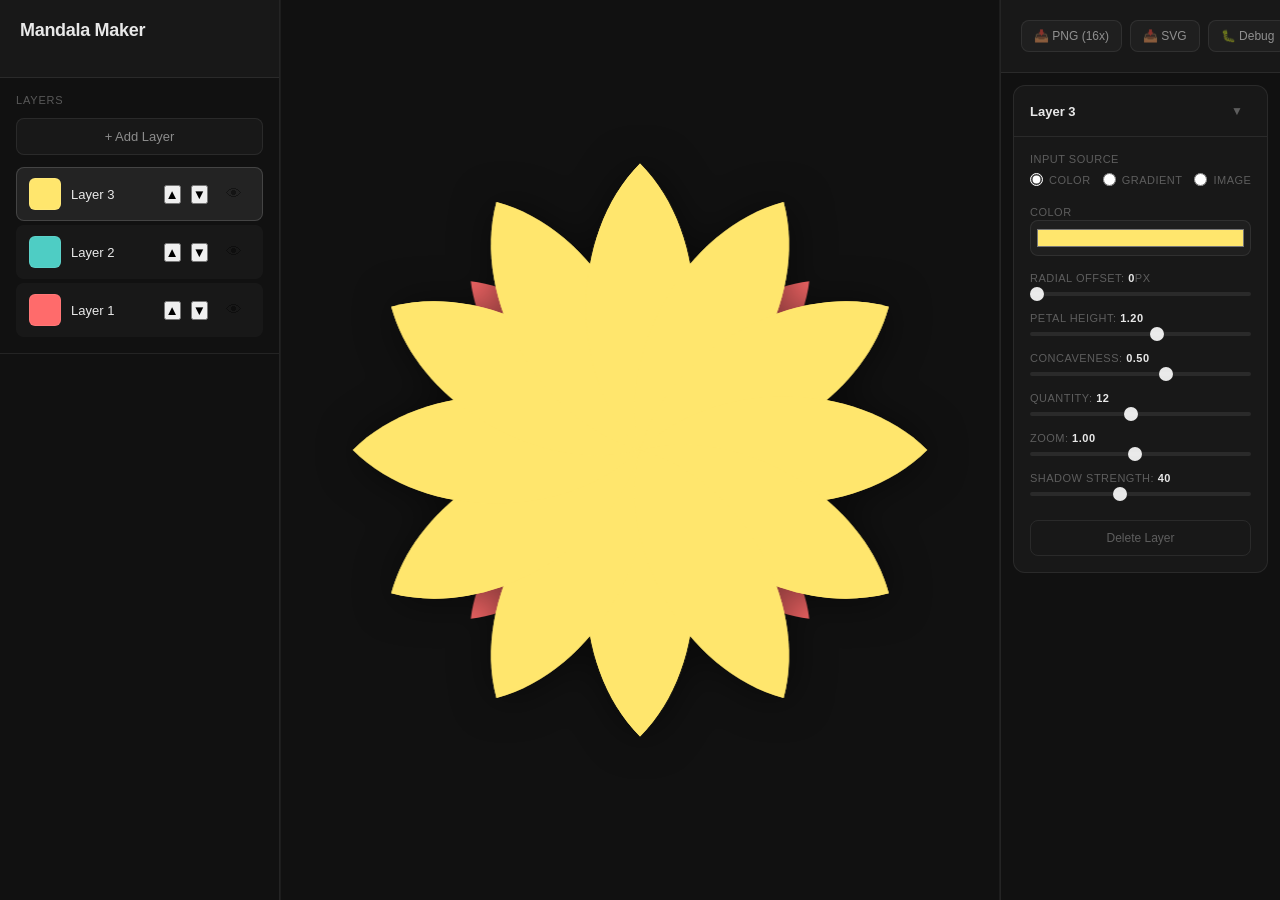
<file: index-v1.html>
<!DOCTYPE html>
<html lang="en">
<head>
    <meta charset="UTF-8">
    <meta name="viewport" content="width=device-width, initial-scale=1.0">
    <title>Mandala Maker</title>
    <link href="https://api.fontshare.com/v2/css?f[]=satoshi@400,500,700,900&display=swap" rel="stylesheet">
    <link rel="stylesheet" href="css/styles.css">
</head>
<body>
    <div class="container">
        <div class="left-panel">
            <div class="panel-header">
                <h1>Mandala Maker</h1>
            </div>
            
            <div class="z-order-panel">
                <h2>Layers</h2>
                <button id="addLayerBtn" class="add-layer-btn">+ Add Layer</button>
                <div id="zOrderList" class="z-order-list"></div>
            </div>
        </div>
        
        <canvas id="mandalaCanvas"></canvas>
        
        <div class="right-panel">
            <div class="panel-header">
                <div class="export-buttons-group">
                    <button id="exportPngBtn" class="export-btn">📥 PNG (16x)</button>
                    <button id="exportSvgBtn" class="export-btn">📥 SVG</button>
                    <button id="debugModeBtn" class="export-btn debug-btn">🐛 Debug</button>
                </div>
            </div>
            <div id="debugPanel" class="debug-panel" style="display: none;">
                <div class="debug-output"></div>
            </div>
            <div id="layerControlsContainer" class="layer-controls-container"></div>
        </div>
    </div>

    <script src="js/layer.js"></script>
    <script src="js/mandala-renderer.js"></script>
    <script src="js/ui-controls.js"></script>
    <script src="js/main.js"></script>
</body>
</html>
</file>
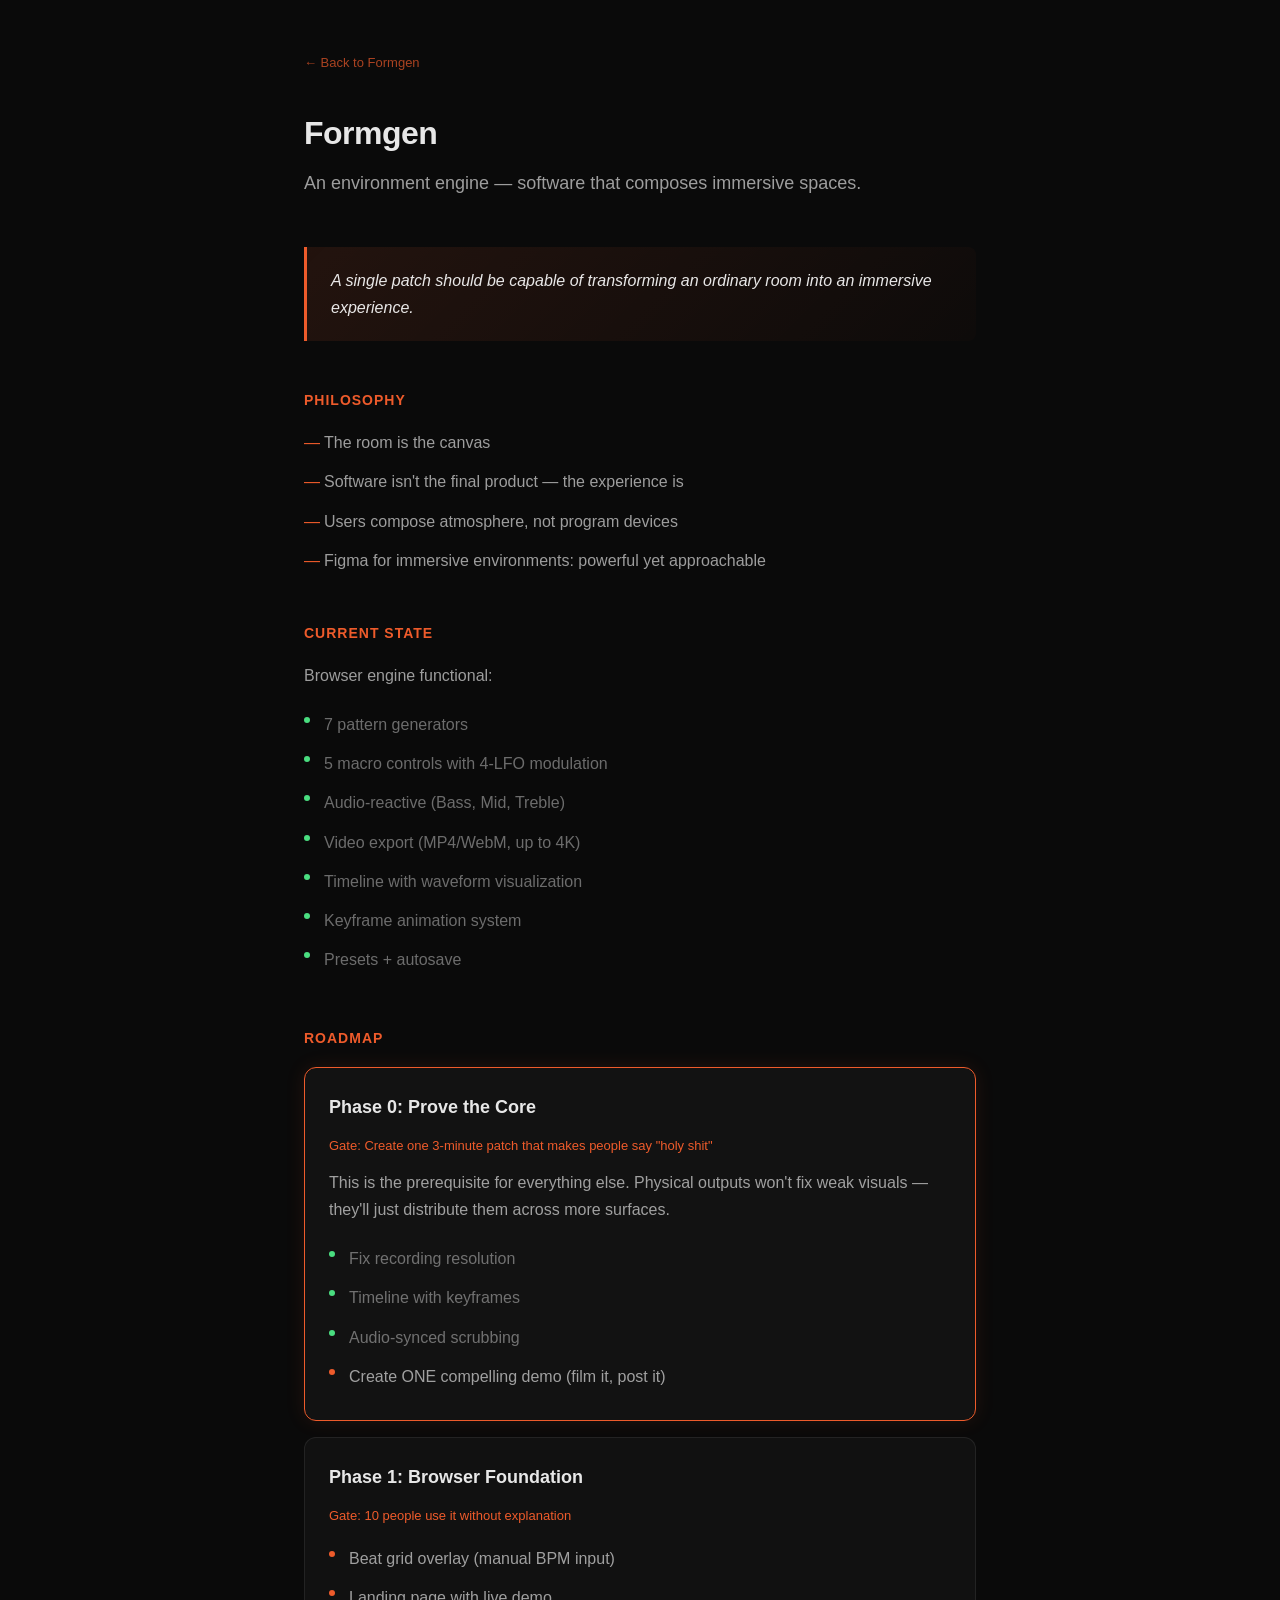
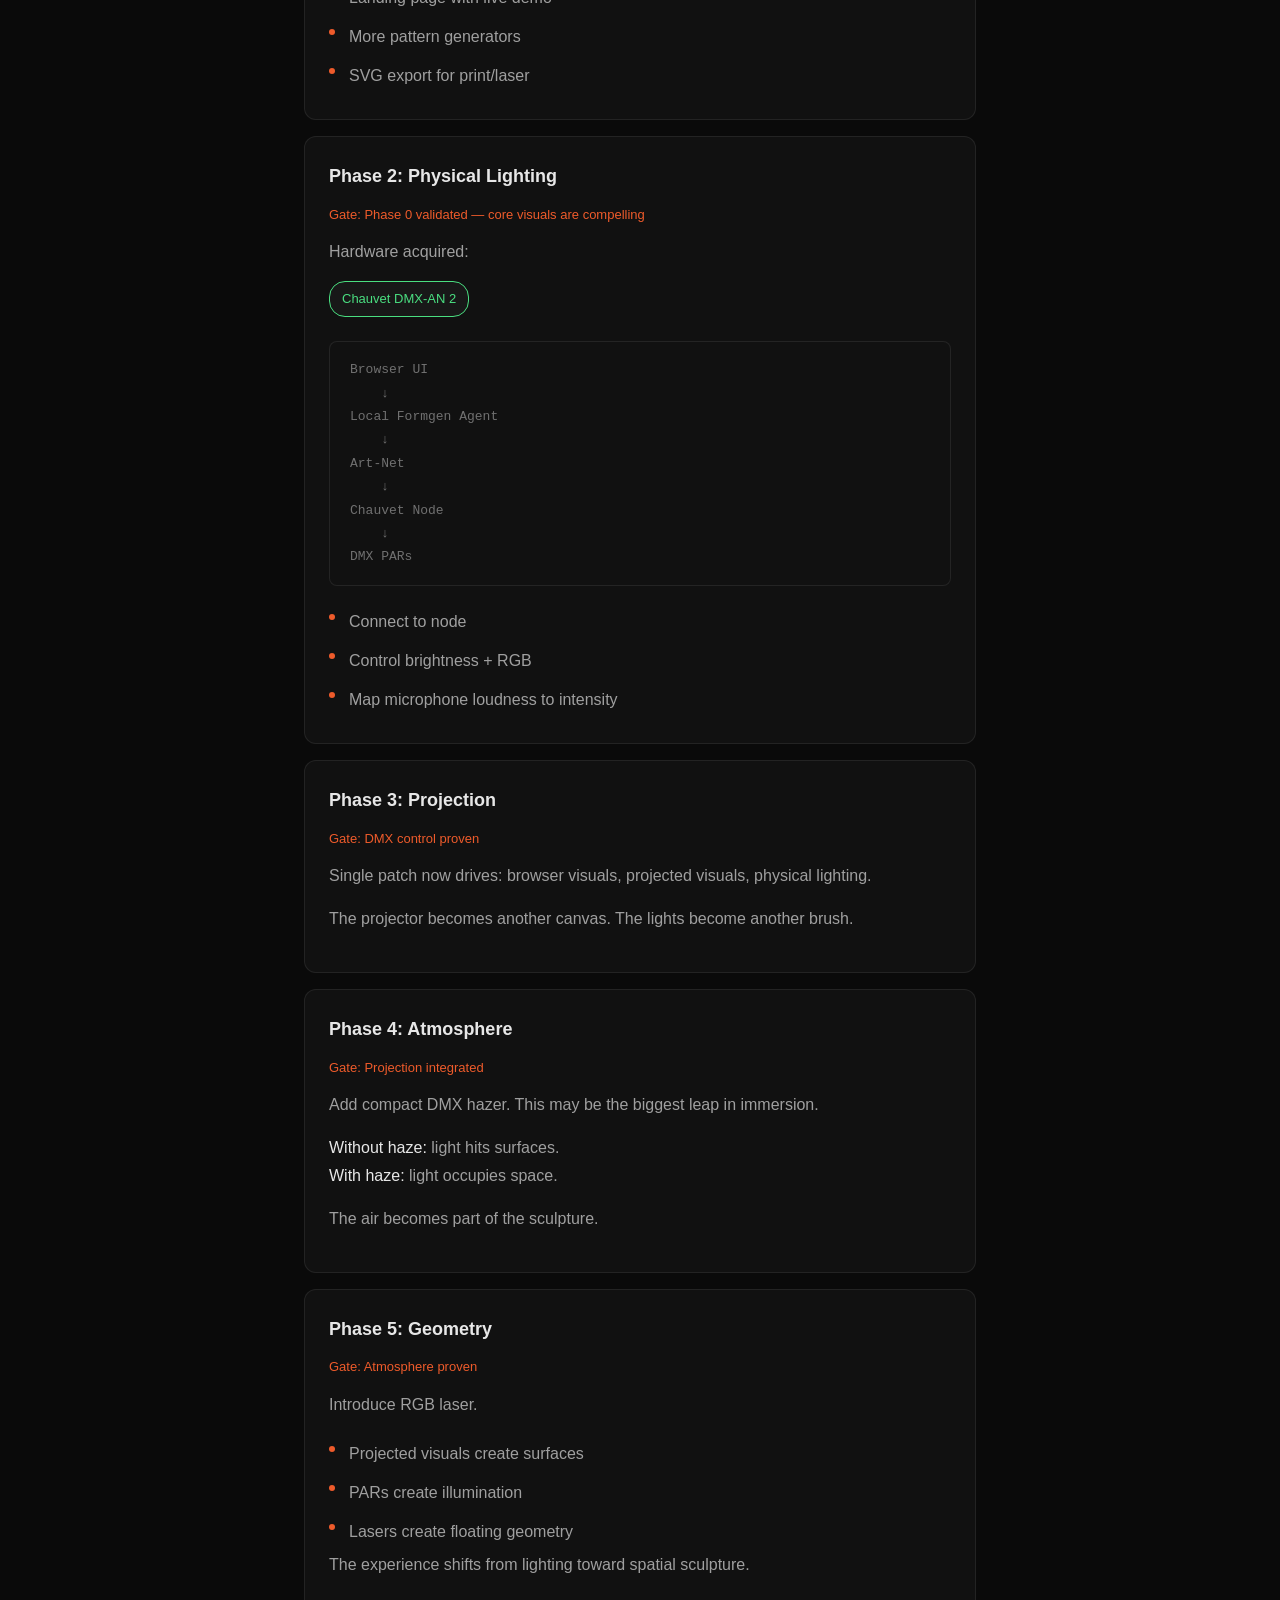
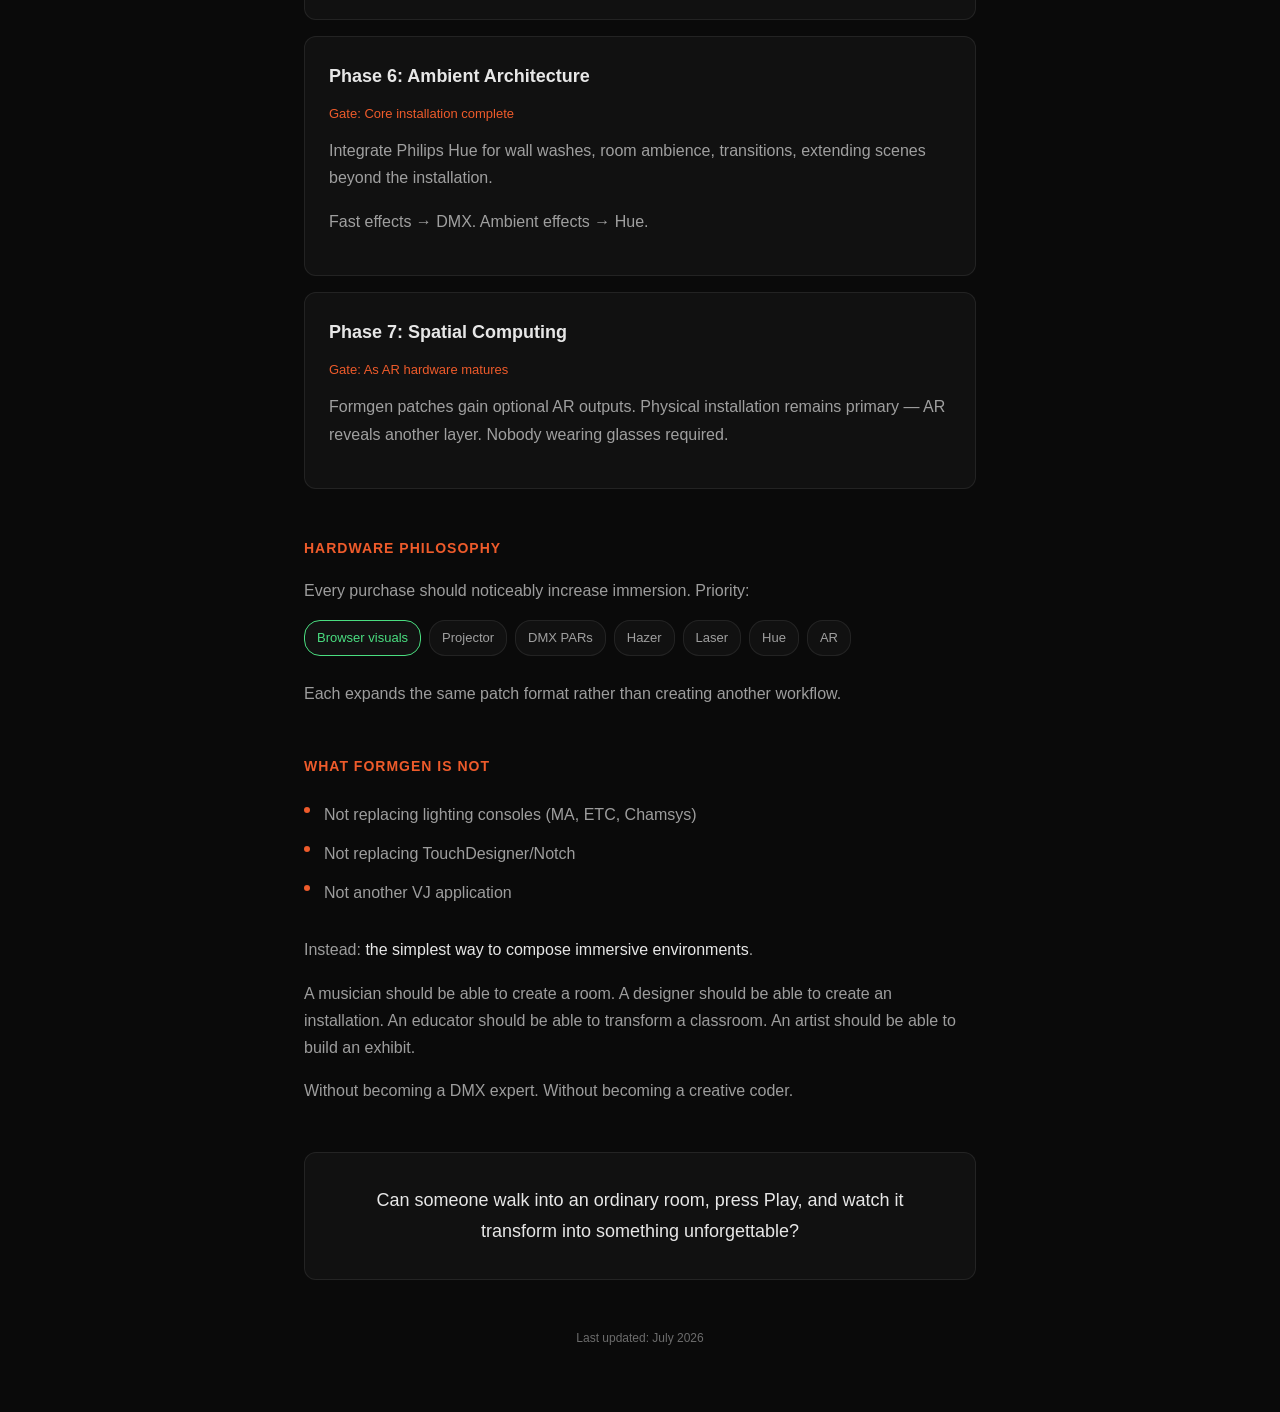
<file: roadmap.html>
<!DOCTYPE html>
<html lang="en">
<head>
  <meta charset="UTF-8">
  <meta name="viewport" content="width=device-width, initial-scale=1.0">
  <title>Formgen - Roadmap</title>
  <link href="https://api.fontshare.com/v2/css?f[]=satoshi@400,500,700&display=swap" rel="stylesheet">
  <style>
    * {
      margin: 0;
      padding: 0;
      box-sizing: border-box;
    }

    :root {
      --bg-primary: #0a0a0a;
      --bg-secondary: #111111;
      --surface: rgba(255, 255, 255, 0.03);
      --border: rgba(255, 255, 255, 0.08);
      --text-primary: rgba(255, 255, 255, 0.9);
      --text-secondary: rgba(255, 255, 255, 0.6);
      --text-tertiary: rgba(255, 255, 255, 0.4);
      --accent: hsl(15, 85%, 55%);
    }

    body {
      font-family: 'Satoshi', -apple-system, BlinkMacSystemFont, sans-serif;
      background: var(--bg-primary);
      color: var(--text-primary);
      line-height: 1.7;
      padding: 48px 24px;
      max-width: 720px;
      margin: 0 auto;
    }

    a {
      color: var(--accent);
      text-decoration: none;
    }

    a:hover {
      text-decoration: underline;
    }

    .back-link {
      display: inline-block;
      margin-bottom: 32px;
      font-size: 13px;
      opacity: 0.7;
    }

    .back-link:hover {
      opacity: 1;
    }

    h1 {
      font-size: 32px;
      font-weight: 700;
      margin-bottom: 8px;
      letter-spacing: -0.5px;
    }

    .tagline {
      font-size: 18px;
      color: var(--text-secondary);
      margin-bottom: 48px;
    }

    h2 {
      font-size: 14px;
      font-weight: 600;
      text-transform: uppercase;
      letter-spacing: 1px;
      color: var(--accent);
      margin-top: 48px;
      margin-bottom: 16px;
    }

    h3 {
      font-size: 18px;
      font-weight: 600;
      margin-top: 32px;
      margin-bottom: 12px;
    }

    p {
      color: var(--text-secondary);
      margin-bottom: 16px;
    }

    .highlight {
      color: var(--text-primary);
      font-weight: 500;
    }

    ul {
      list-style: none;
      margin-bottom: 24px;
    }

    li {
      color: var(--text-secondary);
      padding: 6px 0;
      padding-left: 20px;
      position: relative;
    }

    li::before {
      content: '';
      position: absolute;
      left: 0;
      top: 12px;
      width: 6px;
      height: 6px;
      background: var(--accent);
      border-radius: 50%;
    }

    li.done::before {
      background: #4ade80;
    }

    li.done {
      color: var(--text-tertiary);
    }

    .phase {
      background: var(--surface);
      border: 1px solid var(--border);
      border-radius: 12px;
      padding: 24px;
      margin-bottom: 16px;
    }

    .phase h3 {
      margin-top: 0;
      color: var(--text-primary);
    }

    .phase .gate {
      font-size: 13px;
      color: var(--accent);
      margin-bottom: 12px;
      font-weight: 500;
    }

    .phase ul {
      margin-bottom: 0;
    }

    .phase.current {
      border-color: var(--accent);
      box-shadow: 0 0 20px rgba(255, 100, 50, 0.1);
    }

    .insight {
      background: linear-gradient(135deg, rgba(255,100,50,0.1) 0%, rgba(255,100,50,0.02) 100%);
      border-left: 3px solid var(--accent);
      padding: 20px 24px;
      margin: 32px 0;
      border-radius: 0 8px 8px 0;
    }

    .insight p {
      margin: 0;
      color: var(--text-primary);
      font-style: italic;
    }

    .philosophy {
      display: grid;
      gap: 12px;
      margin-bottom: 24px;
    }

    .philosophy-item {
      color: var(--text-secondary);
      padding-left: 20px;
      position: relative;
    }

    .philosophy-item::before {
      content: '—';
      position: absolute;
      left: 0;
      color: var(--accent);
    }

    .architecture {
      background: var(--bg-secondary);
      border: 1px solid var(--border);
      border-radius: 8px;
      padding: 16px 20px;
      font-family: monospace;
      font-size: 13px;
      color: var(--text-tertiary);
      margin: 16px 0;
      line-height: 1.8;
    }

    .hardware-list {
      display: flex;
      flex-wrap: wrap;
      gap: 8px;
      margin-bottom: 24px;
    }

    .hardware-tag {
      background: var(--surface);
      border: 1px solid var(--border);
      padding: 6px 12px;
      border-radius: 16px;
      font-size: 13px;
      color: var(--text-secondary);
    }

    .hardware-tag.owned {
      border-color: #4ade80;
      color: #4ade80;
    }

    .success {
      background: var(--bg-secondary);
      border: 1px solid var(--border);
      border-radius: 12px;
      padding: 32px;
      margin-top: 48px;
      text-align: center;
    }

    .success p {
      font-size: 18px;
      color: var(--text-primary);
      margin-bottom: 0;
    }

    .updated {
      margin-top: 48px;
      font-size: 12px;
      color: var(--text-tertiary);
      text-align: center;
    }
  </style>
</head>
<body>
  <a href="index.html" class="back-link">← Back to Formgen</a>

  <h1>Formgen</h1>
  <p class="tagline">An environment engine — software that composes immersive spaces.</p>

  <div class="insight">
    <p>A single patch should be capable of transforming an ordinary room into an immersive experience.</p>
  </div>

  <h2>Philosophy</h2>
  <div class="philosophy">
    <div class="philosophy-item">The room is the canvas</div>
    <div class="philosophy-item">Software isn't the final product — the experience is</div>
    <div class="philosophy-item">Users compose atmosphere, not program devices</div>
    <div class="philosophy-item">Figma for immersive environments: powerful yet approachable</div>
  </div>

  <h2>Current State</h2>
  <p>Browser engine functional:</p>
  <ul>
    <li class="done">7 pattern generators</li>
    <li class="done">5 macro controls with 4-LFO modulation</li>
    <li class="done">Audio-reactive (Bass, Mid, Treble)</li>
    <li class="done">Video export (MP4/WebM, up to 4K)</li>
    <li class="done">Timeline with waveform visualization</li>
    <li class="done">Keyframe animation system</li>
    <li class="done">Presets + autosave</li>
  </ul>

  <h2>Roadmap</h2>

  <div class="phase current">
    <h3>Phase 0: Prove the Core</h3>
    <div class="gate">Gate: Create one 3-minute patch that makes people say "holy shit"</div>
    <p>This is the prerequisite for everything else. Physical outputs won't fix weak visuals — they'll just distribute them across more surfaces.</p>
    <ul>
      <li class="done">Fix recording resolution</li>
      <li class="done">Timeline with keyframes</li>
      <li class="done">Audio-synced scrubbing</li>
      <li>Create ONE compelling demo (film it, post it)</li>
    </ul>
  </div>

  <div class="phase">
    <h3>Phase 1: Browser Foundation</h3>
    <div class="gate">Gate: 10 people use it without explanation</div>
    <ul>
      <li>Beat grid overlay (manual BPM input)</li>
      <li>Landing page with live demo</li>
      <li>More pattern generators</li>
      <li>SVG export for print/laser</li>
    </ul>
  </div>

  <div class="phase">
    <h3>Phase 2: Physical Lighting</h3>
    <div class="gate">Gate: Phase 0 validated — core visuals are compelling</div>
    <p>Hardware acquired:</p>
    <div class="hardware-list">
      <span class="hardware-tag owned">Chauvet DMX-AN 2</span>
    </div>
    <div class="architecture">
Browser UI<br>
&nbsp;&nbsp;&nbsp;&nbsp;↓<br>
Local Formgen Agent<br>
&nbsp;&nbsp;&nbsp;&nbsp;↓<br>
Art-Net<br>
&nbsp;&nbsp;&nbsp;&nbsp;↓<br>
Chauvet Node<br>
&nbsp;&nbsp;&nbsp;&nbsp;↓<br>
DMX PARs
    </div>
    <ul>
      <li>Connect to node</li>
      <li>Control brightness + RGB</li>
      <li>Map microphone loudness to intensity</li>
    </ul>
  </div>

  <div class="phase">
    <h3>Phase 3: Projection</h3>
    <div class="gate">Gate: DMX control proven</div>
    <p>Single patch now drives: browser visuals, projected visuals, physical lighting.</p>
    <p>The projector becomes another canvas. The lights become another brush.</p>
  </div>

  <div class="phase">
    <h3>Phase 4: Atmosphere</h3>
    <div class="gate">Gate: Projection integrated</div>
    <p>Add compact DMX hazer. This may be the biggest leap in immersion.</p>
    <p><span class="highlight">Without haze:</span> light hits surfaces.<br>
    <span class="highlight">With haze:</span> light occupies space.</p>
    <p>The air becomes part of the sculpture.</p>
  </div>

  <div class="phase">
    <h3>Phase 5: Geometry</h3>
    <div class="gate">Gate: Atmosphere proven</div>
    <p>Introduce RGB laser.</p>
    <ul>
      <li>Projected visuals create surfaces</li>
      <li>PARs create illumination</li>
      <li>Lasers create floating geometry</li>
    </ul>
    <p>The experience shifts from lighting toward spatial sculpture.</p>
  </div>

  <div class="phase">
    <h3>Phase 6: Ambient Architecture</h3>
    <div class="gate">Gate: Core installation complete</div>
    <p>Integrate Philips Hue for wall washes, room ambience, transitions, extending scenes beyond the installation.</p>
    <p>Fast effects → DMX. Ambient effects → Hue.</p>
  </div>

  <div class="phase">
    <h3>Phase 7: Spatial Computing</h3>
    <div class="gate">Gate: As AR hardware matures</div>
    <p>Formgen patches gain optional AR outputs. Physical installation remains primary — AR reveals another layer. Nobody wearing glasses required.</p>
  </div>

  <h2>Hardware Philosophy</h2>
  <p>Every purchase should noticeably increase immersion. Priority:</p>
  <div class="hardware-list">
    <span class="hardware-tag owned">Browser visuals</span>
    <span class="hardware-tag">Projector</span>
    <span class="hardware-tag">DMX PARs</span>
    <span class="hardware-tag">Hazer</span>
    <span class="hardware-tag">Laser</span>
    <span class="hardware-tag">Hue</span>
    <span class="hardware-tag">AR</span>
  </div>
  <p>Each expands the same patch format rather than creating another workflow.</p>

  <h2>What Formgen Is Not</h2>
  <ul>
    <li>Not replacing lighting consoles (MA, ETC, Chamsys)</li>
    <li>Not replacing TouchDesigner/Notch</li>
    <li>Not another VJ application</li>
  </ul>
  <p>Instead: <span class="highlight">the simplest way to compose immersive environments</span>.</p>
  <p>A musician should be able to create a room. A designer should be able to create an installation. An educator should be able to transform a classroom. An artist should be able to build an exhibit.</p>
  <p>Without becoming a DMX expert. Without becoming a creative coder.</p>

  <div class="success">
    <p>Can someone walk into an ordinary room, press Play, and watch it transform into something unforgettable?</p>
  </div>

  <p class="updated">Last updated: July 2026</p>
</body>
</html>
</file>
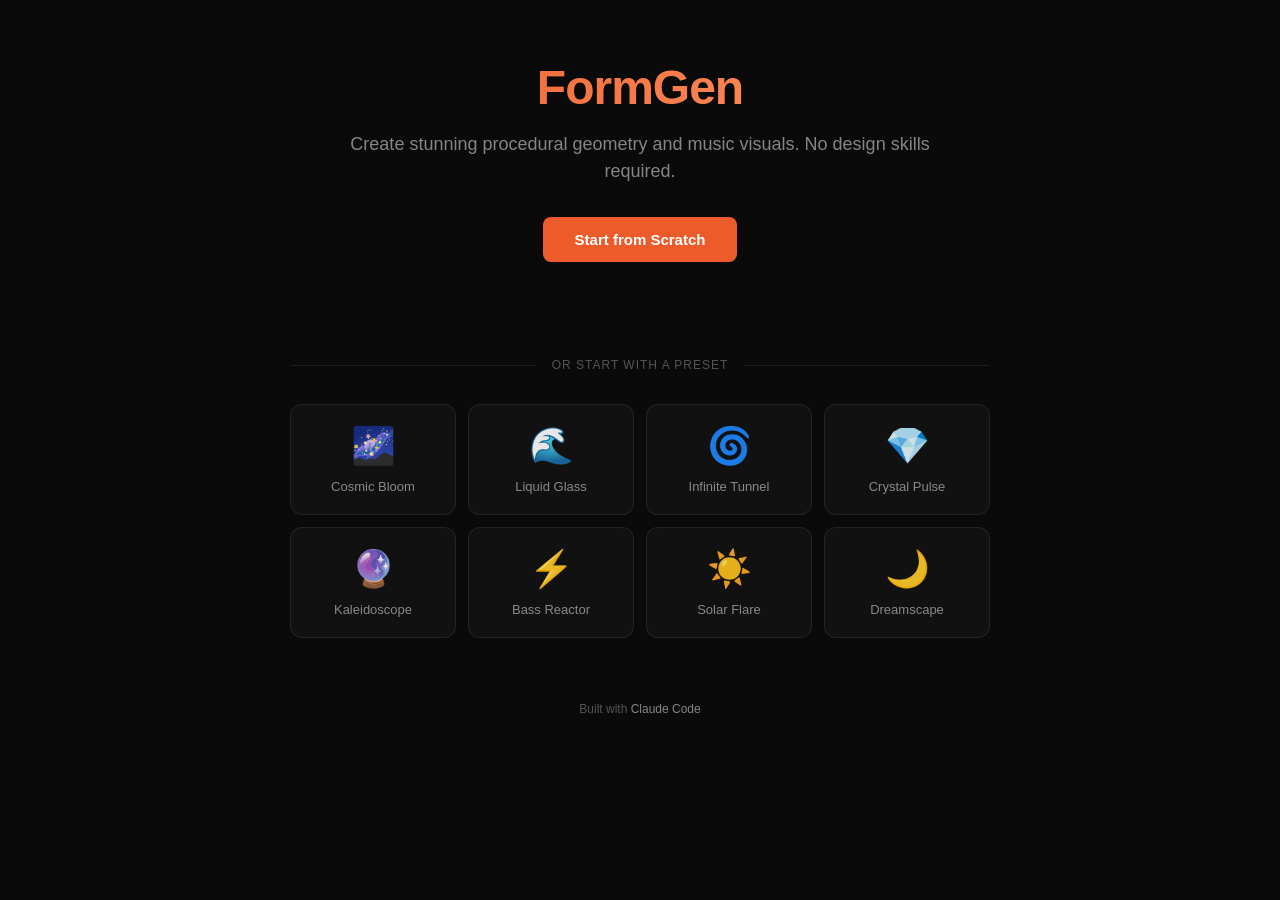
<file: start.html>
<!DOCTYPE html>
<html lang="en">
<head>
  <meta charset="UTF-8">
  <meta name="viewport" content="width=device-width, initial-scale=1.0">
  <title>FormGen - Procedural Geometry for Creators</title>
  <link href="https://api.fontshare.com/v2/css?f[]=satoshi@400,500,700&display=swap" rel="stylesheet">
  <style>
    * {
      margin: 0;
      padding: 0;
      box-sizing: border-box;
    }

    :root {
      --bg-primary: #0a0a0a;
      --bg-secondary: #111111;
      --surface: rgba(255, 255, 255, 0.03);
      --surface-hover: rgba(255, 255, 255, 0.08);
      --border: rgba(255, 255, 255, 0.08);
      --text-primary: rgba(255, 255, 255, 0.9);
      --text-secondary: rgba(255, 255, 255, 0.5);
      --text-tertiary: rgba(255, 255, 255, 0.3);
      --accent: hsl(15, 85%, 55%);
    }

    body {
      font-family: 'Satoshi', -apple-system, BlinkMacSystemFont, sans-serif;
      background: var(--bg-primary);
      color: var(--text-primary);
      min-height: 100vh;
      display: flex;
      flex-direction: column;
      align-items: center;
      padding: 60px 24px;
    }

    .hero {
      text-align: center;
      max-width: 600px;
      margin-bottom: 48px;
    }

    .logo {
      font-size: 48px;
      font-weight: 700;
      letter-spacing: -1px;
      margin-bottom: 16px;
      background: linear-gradient(135deg, var(--accent), #ff9966);
      -webkit-background-clip: text;
      -webkit-text-fill-color: transparent;
      background-clip: text;
    }

    .tagline {
      font-size: 18px;
      color: var(--text-secondary);
      margin-bottom: 32px;
      line-height: 1.5;
    }

    .start-blank {
      display: inline-block;
      padding: 14px 32px;
      background: var(--accent);
      color: white;
      text-decoration: none;
      border-radius: 8px;
      font-weight: 600;
      font-size: 15px;
      transition: transform 0.15s ease, box-shadow 0.15s ease;
    }

    .start-blank:hover {
      transform: translateY(-2px);
      box-shadow: 0 8px 24px rgba(255, 100, 50, 0.3);
    }

    .divider {
      display: flex;
      align-items: center;
      gap: 16px;
      color: var(--text-tertiary);
      font-size: 12px;
      text-transform: uppercase;
      letter-spacing: 1px;
      margin: 48px 0 32px;
      width: 100%;
      max-width: 700px;
    }

    .divider::before,
    .divider::after {
      content: '';
      flex: 1;
      height: 1px;
      background: var(--border);
    }

    .presets-section {
      width: 100%;
      max-width: 700px;
    }

    .presets-grid {
      display: grid;
      grid-template-columns: repeat(auto-fit, minmax(150px, 1fr));
      gap: 12px;
    }

    .preset-card {
      background: var(--surface);
      border: 1px solid var(--border);
      border-radius: 12px;
      padding: 20px;
      text-decoration: none;
      color: var(--text-primary);
      transition: all 0.2s ease;
      display: flex;
      flex-direction: column;
      align-items: center;
      text-align: center;
    }

    .preset-card:hover {
      background: var(--surface-hover);
      border-color: var(--accent);
      transform: translateY(-4px);
      box-shadow: 0 12px 32px rgba(0, 0, 0, 0.4);
    }

    .preset-emoji {
      font-size: 36px;
      margin-bottom: 12px;
    }

    .preset-name {
      font-size: 13px;
      font-weight: 500;
      color: var(--text-secondary);
    }

    .preset-card:hover .preset-name {
      color: var(--text-primary);
    }

    .footer {
      margin-top: 64px;
      color: var(--text-tertiary);
      font-size: 12px;
    }

    .footer a {
      color: var(--text-secondary);
      text-decoration: none;
    }

    .footer a:hover {
      color: var(--accent);
    }
  </style>
</head>
<body>
  <div class="hero">
    <h1 class="logo">FormGen</h1>
    <p class="tagline">Create stunning procedural geometry and music visuals. No design skills required.</p>
    <a href="index.html" class="start-blank">Start from Scratch</a>
  </div>

  <div class="divider">or start with a preset</div>

  <div class="presets-section">
    <div class="presets-grid">
      <a href="index.html?preset=cosmic-bloom" class="preset-card">
        <span class="preset-emoji">🌌</span>
        <span class="preset-name">Cosmic Bloom</span>
      </a>
      <a href="index.html?preset=liquid-glass" class="preset-card">
        <span class="preset-emoji">🌊</span>
        <span class="preset-name">Liquid Glass</span>
      </a>
      <a href="index.html?preset=infinite-tunnel" class="preset-card">
        <span class="preset-emoji">🌀</span>
        <span class="preset-name">Infinite Tunnel</span>
      </a>
      <a href="index.html?preset=crystal-pulse" class="preset-card">
        <span class="preset-emoji">💎</span>
        <span class="preset-name">Crystal Pulse</span>
      </a>
      <a href="index.html?preset=kaleidoscope" class="preset-card">
        <span class="preset-emoji">🔮</span>
        <span class="preset-name">Kaleidoscope</span>
      </a>
      <a href="index.html?preset=bass-reactor" class="preset-card">
        <span class="preset-emoji">⚡</span>
        <span class="preset-name">Bass Reactor</span>
      </a>
      <a href="index.html?preset=solar-flare" class="preset-card">
        <span class="preset-emoji">☀️</span>
        <span class="preset-name">Solar Flare</span>
      </a>
      <a href="index.html?preset=dreamscape" class="preset-card">
        <span class="preset-emoji">🌙</span>
        <span class="preset-name">Dreamscape</span>
      </a>
    </div>
  </div>

  <div class="footer">
    Built with <a href="https://github.com/anthropics/claude-code" target="_blank">Claude Code</a>
  </div>
</body>
</html>
</file>
<file: css/styles.css>
* {
    margin: 0;
    padding: 0;
    box-sizing: border-box;
}

:root {
    --bg-primary: #0a0a0a;
    --bg-secondary: #111111;
    --surface: rgba(255, 255, 255, 0.03);
    --surface-hover: rgba(255, 255, 255, 0.06);
    --surface-active: rgba(255, 255, 255, 0.08);
    --border: rgba(255, 255, 255, 0.08);
    --border-hover: rgba(255, 255, 255, 0.15);
    --text-primary: rgba(255, 255, 255, 0.9);
    --text-secondary: rgba(255, 255, 255, 0.5);
    --text-tertiary: rgba(255, 255, 255, 0.3);
    --accent: rgba(255, 255, 255, 0.9);
    --accent-dim: rgba(255, 255, 255, 0.1);
}

body {
    font-family: 'Satoshi', -apple-system, BlinkMacSystemFont, 'Segoe UI', sans-serif;
    background: var(--bg-primary);
    overflow: hidden;
    color: var(--text-primary);
}

.container {
    display: flex;
    height: 100vh;
    width: 100vw;
    position: fixed;
    top: 0;
    left: 0;
    gap: 1px;
    background: var(--border);
}

#mandalaCanvas {
    flex: 1;
    background: var(--bg-secondary);
    display: block;
}

/* Left and Right Panels */
.left-panel,
.right-panel {
    width: 280px;
    background: var(--bg-secondary);
    backdrop-filter: blur(40px);
    -webkit-backdrop-filter: blur(40px);
    display: flex;
    flex-direction: column;
    overflow-y: auto;
}

.left-panel {
    border-right: 1px solid var(--border);
}

.right-panel {
    border-left: 1px solid var(--border);
}

/* Panel Header */
.panel-header {
    padding: 20px;
    background: var(--surface);
    border-bottom: 1px solid var(--border);
}

.panel-header h1 {
    font-size: 18px;
    margin-bottom: 16px;
    font-weight: 700;
    letter-spacing: -0.3px;
    color: var(--text-primary);
}

.export-buttons-group {
    display: flex;
    gap: 8px;
}

.export-btn {
    background: var(--surface);
    border: 1px solid var(--border);
    color: var(--text-secondary);
    padding: 8px 12px;
    border-radius: 8px;
    cursor: pointer;
    font-size: 12px;
    font-weight: 500;
    font-family: 'Satoshi', sans-serif;
    transition: all 0.2s ease;
    flex: 1;
    white-space: nowrap;
}

.export-btn:hover {
    background: var(--surface-hover);
    border-color: var(--border-hover);
    color: var(--text-primary);
}

/* Z-Order Panel */
.z-order-panel {
    padding: 16px;
    border-bottom: 1px solid var(--border);
}

.z-order-panel h2 {
    font-size: 11px;
    text-transform: uppercase;
    letter-spacing: 0.8px;
    color: var(--text-tertiary);
    margin-bottom: 12px;
    font-weight: 500;
}

.add-layer-btn {
    width: 100%;
    padding: 10px;
    background: var(--surface);
    color: var(--text-secondary);
    border: 1px solid var(--border);
    border-radius: 8px;
    cursor: pointer;
    font-size: 13px;
    font-weight: 500;
    transition: all 0.2s ease;
    margin-bottom: 12px;
    font-family: 'Satoshi', sans-serif;
}

.add-layer-btn:hover {
    background: var(--surface-hover);
    border-color: var(--border-hover);
    color: var(--text-primary);
}

.z-order-list {
    display: flex;
    flex-direction: column;
    gap: 4px;
}

.z-order-item {
    display: flex;
    align-items: center;
    gap: 10px;
    padding: 10px 12px;
    background: var(--surface);
    border: 1px solid transparent;
    border-radius: 8px;
    cursor: move;
    transition: all 0.15s ease;
    user-select: none;
}

.z-order-item:hover {
    background: var(--surface-hover);
    border-color: var(--border);
}

.z-order-item.selected {
    background: var(--surface-active);
    border-color: var(--border-hover);
}

.z-order-item.dragging {
    opacity: 0.5;
    background: var(--surface-hover);
}

.z-order-drag-handle {
    cursor: grab;
    color: var(--text-tertiary);
    font-size: 14px;
    flex-shrink: 0;
}

.z-order-preview {
    width: 32px;
    height: 32px;
    background-size: contain;
    background-position: center;
    background-repeat: no-repeat;
    background-color: var(--surface);
    border: 1px solid var(--border);
    border-radius: 6px;
    flex-shrink: 0;
}

.z-order-info {
    flex: 1;
    min-width: 0;
}

.z-order-name {
    font-size: 13px;
    font-weight: 500;
    color: var(--text-primary);
    display: block;
}

.z-order-visibility {
    background: transparent;
    border: none;
    cursor: pointer;
    font-size: 16px;
    padding: 4px 8px;
    border-radius: 6px;
    transition: all 0.15s ease;
    flex-shrink: 0;
    opacity: 0.4;
}

.z-order-visibility:hover {
    background: var(--surface-hover);
    opacity: 0.8;
}

.z-order-list.drag-over {
    background: var(--surface);
    border-radius: 8px;
}

/* Layer Controls Container */
.layer-controls-container {
    flex: 1;
    overflow-y: auto;
    padding: 12px;
}

/* Layer Panel */
.layer-panel {
    background: var(--surface);
    border: 1px solid var(--border);
    border-radius: 12px;
    margin-bottom: 8px;
    overflow: hidden;
}

.layer-panel-header {
    background: transparent;
    padding: 14px 16px;
    display: flex;
    justify-content: space-between;
    align-items: center;
    cursor: pointer;
    border-bottom: 1px solid var(--border);
    transition: background 0.15s ease;
}

.layer-panel-header:hover {
    background: var(--surface-hover);
}

.layer-panel-header h3 {
    font-size: 13px;
    font-weight: 600;
    color: var(--text-primary);
}

.collapse-btn {
    background: transparent;
    border: none;
    cursor: pointer;
    font-size: 12px;
    color: var(--text-tertiary);
    padding: 4px 8px;
    transition: color 0.15s ease;
}

.collapse-btn:hover {
    color: var(--text-secondary);
}

.layer-panel-content {
    padding: 16px;
    display: flex;
    flex-direction: column;
    gap: 16px;
    transition: max-height 0.3s ease, opacity 0.3s ease;
}

.layer-panel-content.collapsed {
    max-height: 0;
    opacity: 0;
    overflow: hidden;
    padding: 0;
}

/* Control Groups */
.control-group {
    display: flex;
    flex-direction: column;
    gap: 8px;
}

.control-group label {
    font-size: 11px;
    font-weight: 500;
    color: var(--text-tertiary);
    text-transform: uppercase;
    letter-spacing: 0.5px;
}

.control-group .value {
    font-weight: 600;
    color: var(--text-primary);
    font-variant-numeric: tabular-nums;
}

.radio-group {
    display: flex;
    gap: 12px;
}

.radio-label {
    display: flex;
    align-items: center;
    gap: 6px;
    font-size: 13px;
    font-weight: 400;
    text-transform: none;
    cursor: pointer;
    color: var(--text-secondary);
    transition: color 0.15s ease;
}

.radio-label:hover {
    color: var(--text-primary);
}

.radio-label input[type="radio"] {
    cursor: pointer;
    margin: 0;
    accent-color: var(--text-primary);
}

/* Inputs */
input[type="color"] {
    width: 100%;
    height: 36px;
    border: 1px solid var(--border);
    border-radius: 8px;
    cursor: pointer;
    transition: all 0.15s ease;
    background: var(--surface);
    padding: 4px;
}

input[type="color"]:hover {
    border-color: var(--border-hover);
}

input[type="file"] {
    font-size: 12px;
    padding: 8px;
    color: var(--text-secondary);
    background: var(--surface);
    border: 1px solid var(--border);
    border-radius: 8px;
    cursor: pointer;
}

input[type="file"]::file-selector-button {
    background: var(--surface-hover);
    border: 1px solid var(--border);
    border-radius: 6px;
    padding: 6px 12px;
    margin-right: 10px;
    color: var(--text-secondary);
    font-family: 'Satoshi', sans-serif;
    font-size: 12px;
    cursor: pointer;
    transition: all 0.15s ease;
}

input[type="file"]::file-selector-button:hover {
    background: var(--surface-active);
    color: var(--text-primary);
}

input[type="range"] {
    width: 100%;
    height: 4px;
    border-radius: 2px;
    background: var(--surface-active);
    outline: none;
    -webkit-appearance: none;
    appearance: none;
}

input[type="range"]::-webkit-slider-thumb {
    -webkit-appearance: none;
    appearance: none;
    width: 14px;
    height: 14px;
    border-radius: 50%;
    background: var(--text-primary);
    cursor: pointer;
    transition: all 0.15s ease;
    border: none;
}

input[type="range"]::-webkit-slider-thumb:hover {
    transform: scale(1.15);
    box-shadow: 0 0 0 4px var(--accent-dim);
}

input[type="range"]::-moz-range-thumb {
    width: 14px;
    height: 14px;
    border-radius: 50%;
    background: var(--text-primary);
    cursor: pointer;
    border: none;
    transition: all 0.15s ease;
}

input[type="range"]::-moz-range-thumb:hover {
    transform: scale(1.15);
    box-shadow: 0 0 0 4px var(--accent-dim);
}

input[type="range"]::-moz-range-track {
    background: transparent;
    border: none;
}

/* Image Preview */
.image-preview {
    width: 100%;
    height: 48px;
    border: 1px dashed var(--border);
    border-radius: 8px;
    background-size: contain;
    background-position: center;
    background-repeat: no-repeat;
    background-color: var(--surface);
    transition: all 0.15s ease;
}

.image-preview:hover {
    border-color: var(--border-hover);
}

/* Delete Button */
.delete-layer-btn {
    width: 100%;
    padding: 10px;
    background: transparent;
    color: var(--text-tertiary);
    border: 1px solid var(--border);
    border-radius: 8px;
    cursor: pointer;
    font-size: 12px;
    font-weight: 500;
    transition: all 0.15s ease;
    margin-top: 8px;
    font-family: 'Satoshi', sans-serif;
}

.delete-layer-btn:hover {
    background: rgba(255, 100, 100, 0.1);
    border-color: rgba(255, 100, 100, 0.3);
    color: rgba(255, 100, 100, 0.9);
}

/* Debug Panel */
.debug-panel {
    background: var(--surface) !important;
    color: rgba(100, 255, 150, 0.8) !important;
    font-family: 'SF Mono', 'Fira Code', monospace !important;
    font-size: 11px;
    padding: 12px !important;
    margin: 12px;
    border-radius: 8px !important;
    border: 1px solid var(--border);
    max-height: 200px;
    overflow-y: auto;
}

.debug-btn.active {
    background: rgba(100, 255, 150, 0.1) !important;
    border-color: rgba(100, 255, 150, 0.3) !important;
    color: rgba(100, 255, 150, 0.9) !important;
}

/* Scrollbar Styling */
::-webkit-scrollbar {
    width: 6px;
    height: 6px;
}

::-webkit-scrollbar-track {
    background: transparent;
}

::-webkit-scrollbar-thumb {
    background: var(--surface-active);
    border-radius: 3px;
}

::-webkit-scrollbar-thumb:hover {
    background: var(--border-hover);
}

/* Responsive */
@media (max-width: 1200px) {
    .left-panel,
    .right-panel {
        width: 260px;
    }
}

@media (max-width: 900px) {
    .left-panel,
    .right-panel {
        width: 240px;
    }
}

@media (max-width: 768px) {
    .container {
        flex-direction: column;
    }

    #mandalaCanvas {
        width: 100%;
        height: 50vh;
    }

    .left-panel,
    .right-panel {
        width: 100%;
        height: auto;
        max-height: 25vh;
    }
}
</file>
